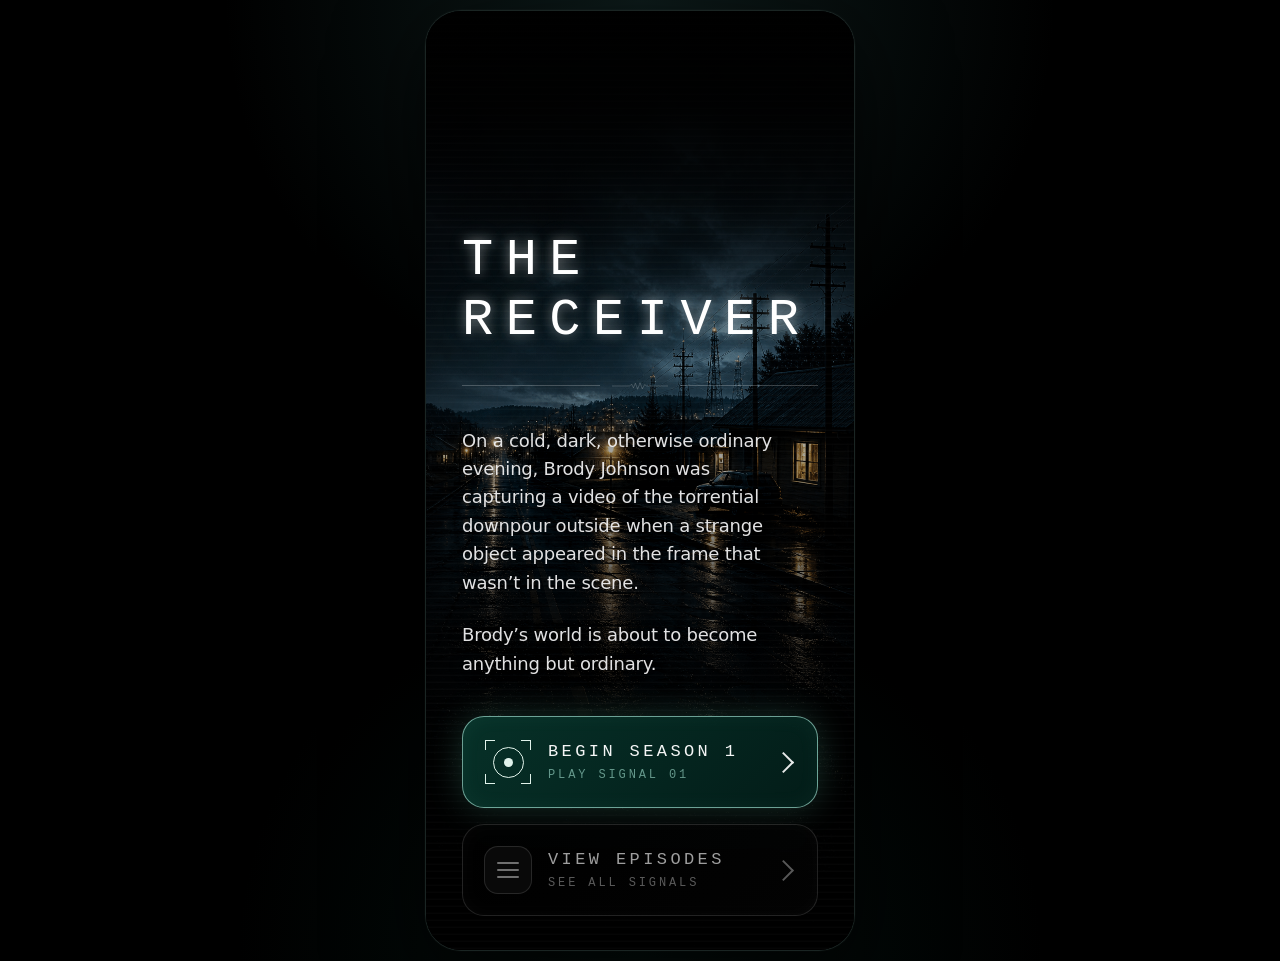
<file: index.html>
<!doctype html>
<html lang="en">
<head>
  <meta charset="utf-8" />
  <meta name="viewport" content="width=device-width, initial-scale=1, viewport-fit=cover" />
  <meta name="theme-color" content="#050808" />
  <title>The Receiver</title>
  <link rel="stylesheet" href="./styles.css" />
</head>
<body>
  <main class="page">
    <section class="phone-shell" aria-label="The Receiver home screen">
      <img
        class="background-image"
        src="./assets/the_receiver_index_background.png"
        alt=""
        aria-hidden="true"
      />

      <div class="background-atmosphere" aria-hidden="true"></div>
      <div class="background-vignette" aria-hidden="true"></div>
      <div class="scanlines" aria-hidden="true"></div>
      <div class="top-fade" aria-hidden="true"></div>

      <div class="content">
        <section class="hero" aria-labelledby="home-title">
          <h1 id="home-title">The<br />Receiver</h1>

          <div class="wave-divider" aria-hidden="true">
            <span class="divider-line"></span>
            <svg viewBox="0 0 120 24" focusable="false">
              <path d="M0 12H38L42 8L46 16L50 6L55 19L60 5L65 18L70 9L74 12H120" />
            </svg>
            <span class="divider-line"></span>
          </div>

          <p class="story-copy">
            On a cold, dark, otherwise ordinary evening, Brody Johnson was capturing a video of the torrential downpour outside when a strange object appeared in the frame that wasn’t in the scene.
          </p>

          <p class="story-copy story-copy-last">
            Brody’s world is about to become anything but ordinary.
          </p>
        </section>

        <section class="actions" aria-label="Season actions">
          <button class="primary-action" type="button" data-action="begin-season">
            <span class="action-icon receiver-icon" aria-hidden="true">
              <span class="corner top-left"></span>
              <span class="corner top-right"></span>
              <span class="corner bottom-left"></span>
              <span class="corner bottom-right"></span>
              <span class="target-ring"></span>
            </span>

            <span class="action-text">
              <span class="action-title">Begin Season 1</span>
              <span class="action-subtitle">Play Signal 01</span>
            </span>

            <span class="chevron" aria-hidden="true"></span>
          </button>

          <button class="secondary-action" type="button" data-action="view-episodes">
            <span class="action-icon list-icon" aria-hidden="true">
              <span></span>
              <span></span>
              <span></span>
            </span>

            <span class="action-text">
              <span class="action-title">View Episodes</span>
              <span class="action-subtitle">See all signals</span>
            </span>

            <span class="chevron" aria-hidden="true"></span>
          </button>
        </section>
      </div>
    </section>
  </main>

  <script src="./script.js"></script>
</body>
</html>
</file>
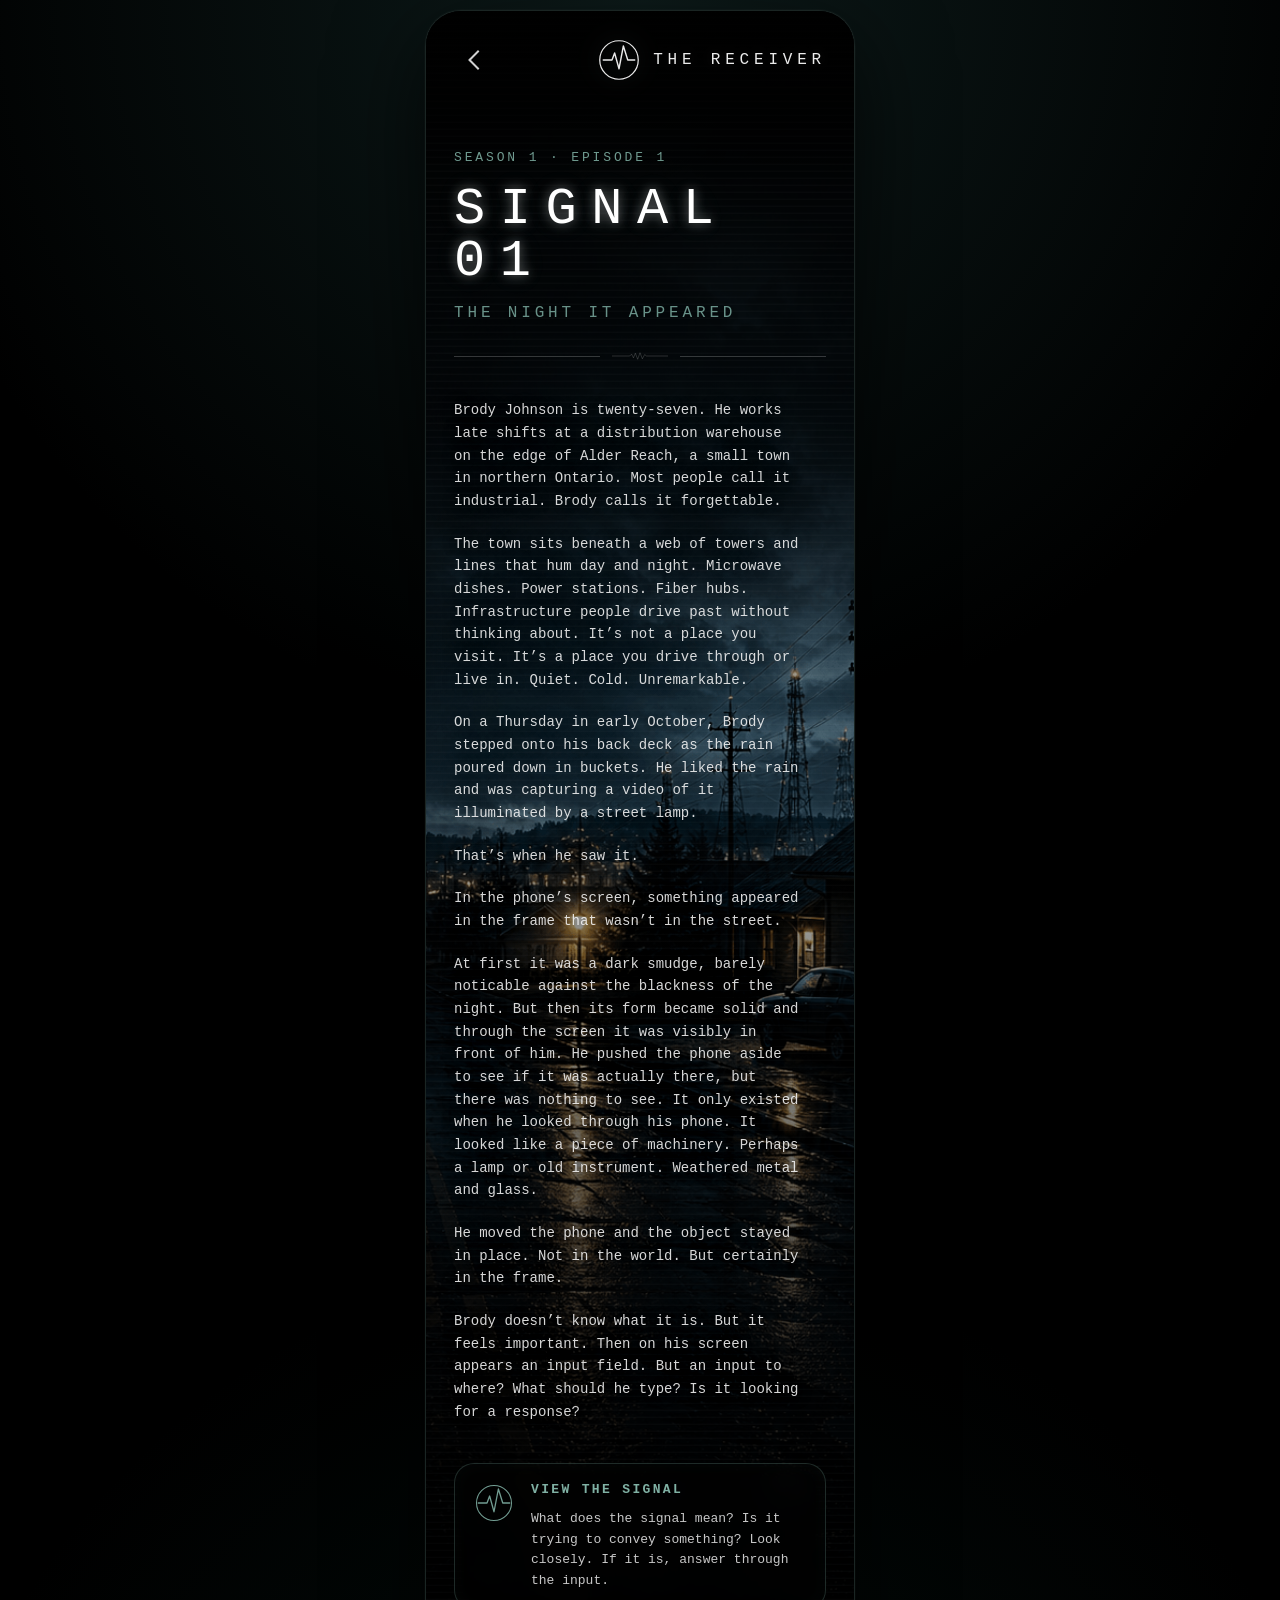
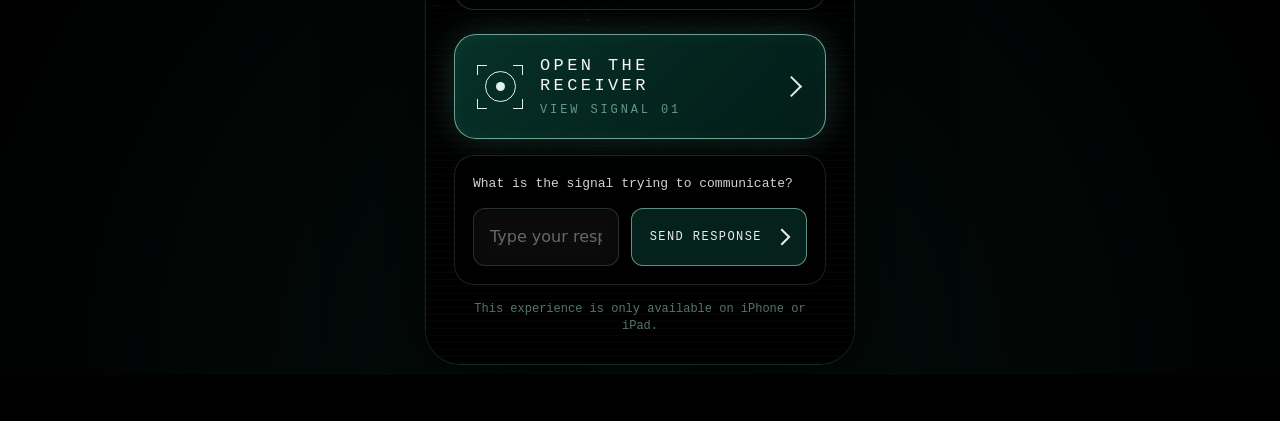
<file: episode-1.html>
<!doctype html>
<html lang="en">
<head>
  <meta charset="utf-8" />
  <meta name="viewport" content="width=device-width, initial-scale=1, viewport-fit=cover" />
  <meta name="theme-color" content="#050808" />
  <title>The Receiver — Signal 01</title>
  <link rel="stylesheet" href="./styles.css" />
</head>
<body>
  <main class="page">
    <section class="phone-shell episode-shell" aria-label="The Receiver Signal 01 screen">
      <img
        class="background-image"
        src="./assets/the_receiver_index_background.png"
        alt=""
        aria-hidden="true"
      />

      <div class="background-atmosphere" aria-hidden="true"></div>
      <div class="background-vignette episode-vignette" aria-hidden="true"></div>
      <div class="scanlines" aria-hidden="true"></div>
      <div class="top-fade episode-top-fade" aria-hidden="true"></div>

      <div class="episode-content">
        <header class="episode-header">
          <a class="back-link" href="./index.html" aria-label="Back to The Receiver">
            <span aria-hidden="true"></span>
          </a>

          <div class="episode-brand">
            <span class="episode-brand-mark" aria-hidden="true">
              <svg viewBox="0 0 48 48" role="img">
                <circle cx="24" cy="24" r="22" fill="none" stroke="currentColor" stroke-width="1.4" />
                <path d="M6 24h10l3-8 5 18 5-26 5 16h8" fill="none" stroke="currentColor" stroke-width="1.6" stroke-linecap="round" stroke-linejoin="round" />
              </svg>
            </span>
            <span>The Receiver</span>
          </div>
        </header>

        <section class="episode-title-block" aria-labelledby="episode-title">
          <p class="episode-kicker">Season 1 · Episode 1</p>
          <h1 id="episode-title">Signal 01</h1>
          <p class="episode-subtitle">The Night It Appeared</p>

          <div class="episode-wave-divider" aria-hidden="true">
            <span></span>
            <svg viewBox="0 0 120 24" focusable="false">
              <path d="M0 12H38L42 8L46 16L50 6L55 19L60 5L65 18L70 9L74 12H120" />
            </svg>
            <span></span>
          </div>
        </section>

        <section class="episode-story">
          <p>
            Brody Johnson is twenty-seven. He works late shifts at a distribution warehouse on the edge of Alder Reach, a small town in northern Ontario. Most people call it industrial. Brody calls it forgettable.
          </p>

          <p>
            The town sits beneath a web of towers and lines that hum day and night. Microwave dishes. Power stations. Fiber hubs. Infrastructure people drive past without thinking about. It’s not a place you visit. It’s a place you drive through or live in. Quiet. Cold. Unremarkable.
          </p>

          <p>
            On a Thursday in early October, Brody stepped onto his back deck as the rain poured down in buckets. He liked the rain and was capturing a video of it illuminated by a street lamp.
          </p>

          <p>
            That’s when he saw it.
          </p>

          <p>
            In the phone’s screen, something appeared in the frame that wasn’t in the street.
          </p>

          <p>
            At first it was a dark smudge, barely noticable against the blackness of the night. But then its form became solid and through the screen it was visibly in front of him. He pushed the phone aside to see if it was actually there, but there was nothing to see. It only existed when he looked through his phone. It looked like a piece of machinery. Perhaps a lamp or old instrument. Weathered metal and glass.
          </p>

          <p>
            He moved the phone and the object stayed in place. Not in the world. But certainly in the frame.
          </p>

          <p>
            Brody doesn’t know what it is. But it feels important. Then on his screen appears an input field. But an input to where? What should he type? Is it looking for a response? 
          </p>
        </section>

        <aside class="signal-card">
          <div class="signal-card-icon" aria-hidden="true">
            <svg viewBox="0 0 48 48">
              <circle cx="24" cy="24" r="20" fill="none" stroke="currentColor" stroke-width="1.2" />
              <path d="M6 24h10l3-8 5 18 5-26 5 16h8" fill="none" stroke="currentColor" stroke-width="1.5" stroke-linecap="round" stroke-linejoin="round" />
            </svg>
          </div>

          <div>
            <h2>View the Signal</h2>
            <p>
              What does the signal mean? Is it trying to convey something? Look closely. If it is, answer through the input.
            </p>
          </div>
        </aside>

        <section class="episode-actions">
          <a
            class="primary-action episode-primary-action"
            href="./assets/signal-01.usdz"
            rel="ar"
            data-action="open-receiver"
          >
            <img
              class="ar-anchor-image"
              src="data:image/svg+xml,%3Csvg xmlns='http://www.w3.org/2000/svg' width='1' height='1'%3E%3C/svg%3E"
              alt=""
              aria-hidden="true"
            />

            <span class="action-icon receiver-icon" aria-hidden="true">
              <span class="corner top-left"></span>
              <span class="corner top-right"></span>
              <span class="corner bottom-left"></span>
              <span class="corner bottom-right"></span>
              <span class="target-ring"></span>
            </span>

            <span class="action-text">
              <span class="action-title">Open the Receiver</span>
              <span class="action-subtitle">View Signal 01</span>
            </span>

            <span class="chevron" aria-hidden="true"></span>
          </a>

          <form
            class="response-panel"
            data-response-form
            data-signal-endpoint="/api/signal-01/respond"
          >
            <label for="signal-response">
              What is the signal trying to communicate?
            </label>

            <div class="response-row">
              <input
                id="signal-response"
                name="signal-response"
                type="text"
                autocomplete="off"
                placeholder="Type your response..."
                data-response-input
              />

              <button type="submit" data-response-submit>
                Send Response
                <span aria-hidden="true"></span>
              </button>
            </div>
          </form>

          <div class="reaction-panel reaction-panel-failed" data-failure-panel hidden>
            <div class="reaction-icon" aria-hidden="true">—</div>

            <div class="reaction-copy">
              <h2>The signal did not react</h2>
              <p>
                It must be expecting something else.
              </p>
            </div>
          </div>

          <div class="success-modal" data-success-panel hidden>
            <div class="success-modal-backdrop" data-success-close></div>

            <div
              class="reaction-panel reaction-panel-success success-modal-card"
              role="dialog"
              aria-modal="true"
              aria-labelledby="success-modal-title"
            >
              <button class="success-modal-close" type="button" aria-label="Close" data-success-close>
                ×
              </button>

              <div class="reaction-icon" aria-hidden="true">✓</div>

              <div class="reaction-copy">
                <h2 id="success-modal-title">Communication received</h2>
                <p>
                  The signal in the lamp glows as if it received the communication back, then disappears entirely.
                </p>
              </div>

              <a class="signal-02-link" href="./episode-2.html">
                <span>Signal 02 is now open</span>
                <span aria-hidden="true"></span>
              </a>
            </div>
          </div>

          <p class="device-note">
            This experience is only available on iPhone or iPad.
          </p>
        </section>
      </div>

      <div class="receiver-loading" data-receiver-loading hidden>
        <div class="receiver-loading-backdrop"></div>

        <div class="receiver-loading-card" role="status" aria-live="polite">
          <div class="receiver-spinner" aria-hidden="true"></div>

          <div>
            <h2>Opening the Receiver</h2>
            <p>Loading Signal 01. This may take a moment.</p>
          </div>
        </div>
      </div>
    </section>
  </main>

  <script src="./script.js"></script>
</body>
</html>
</file>
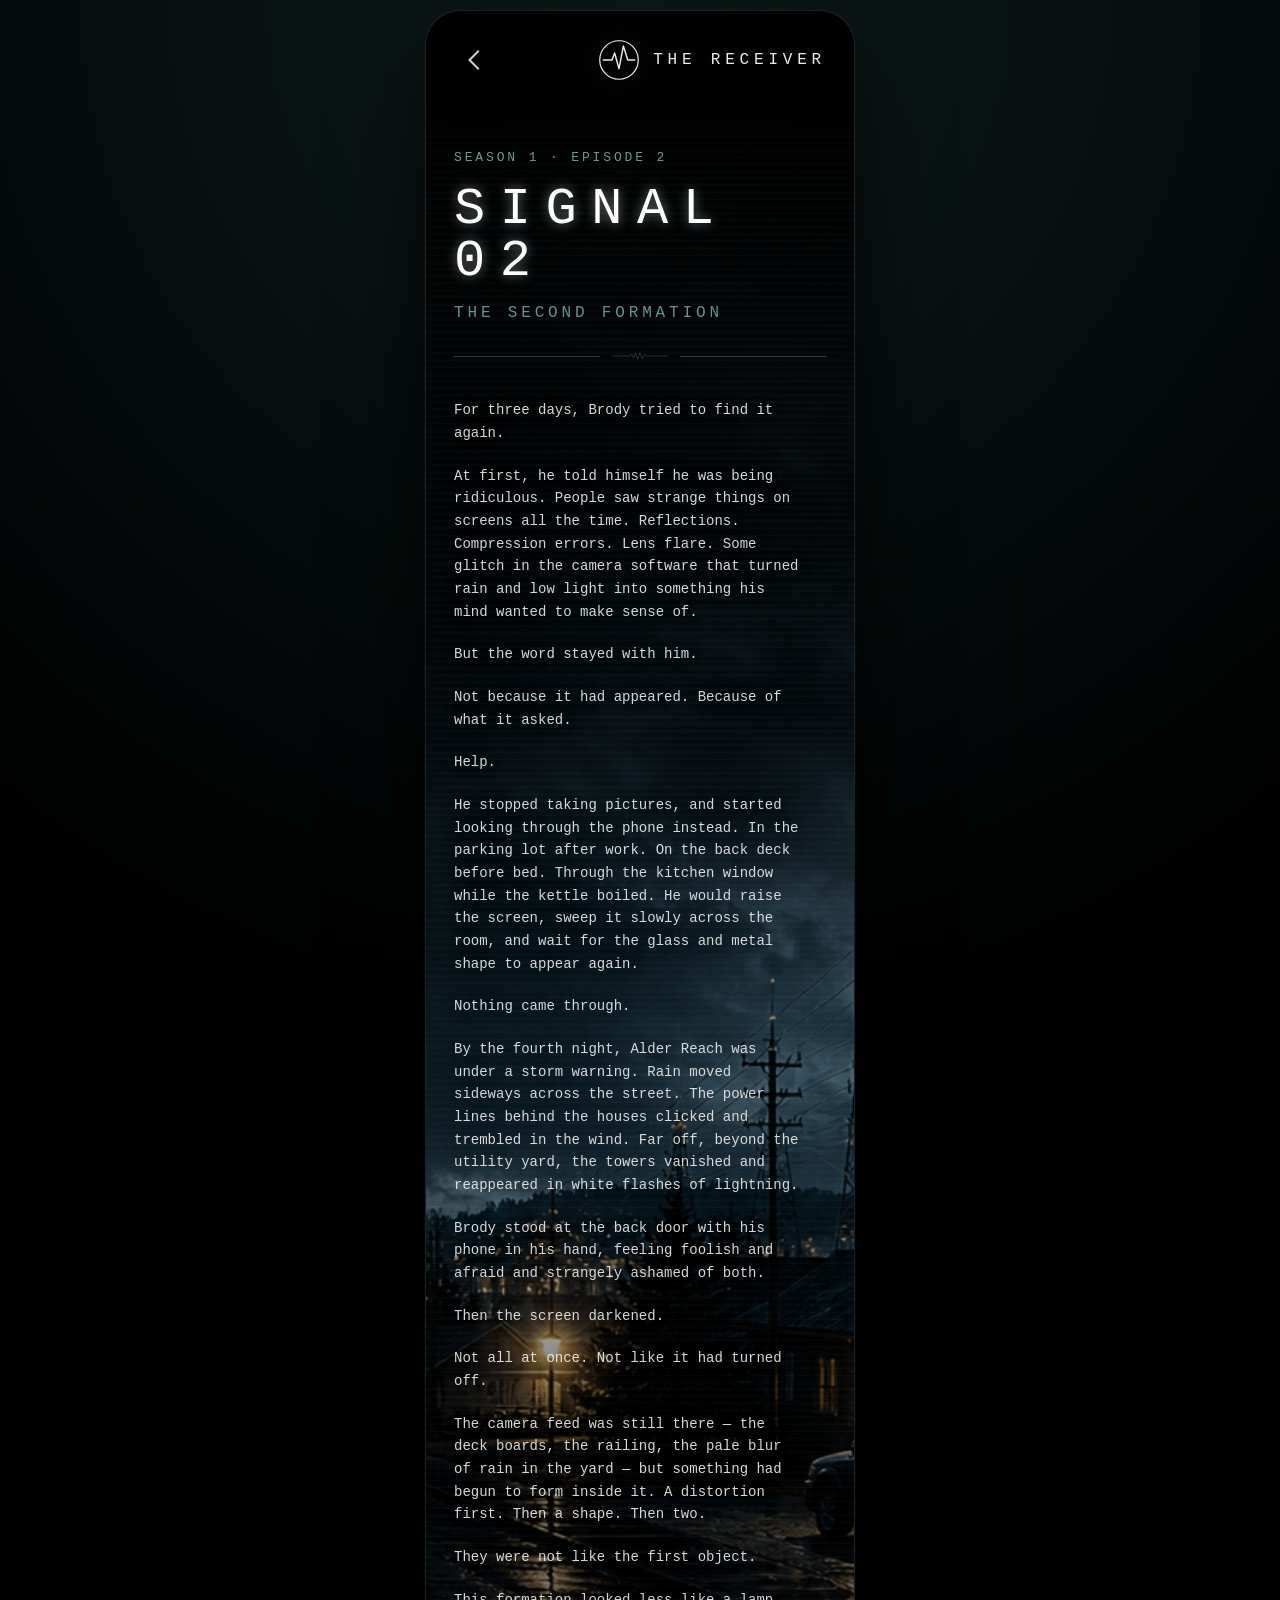
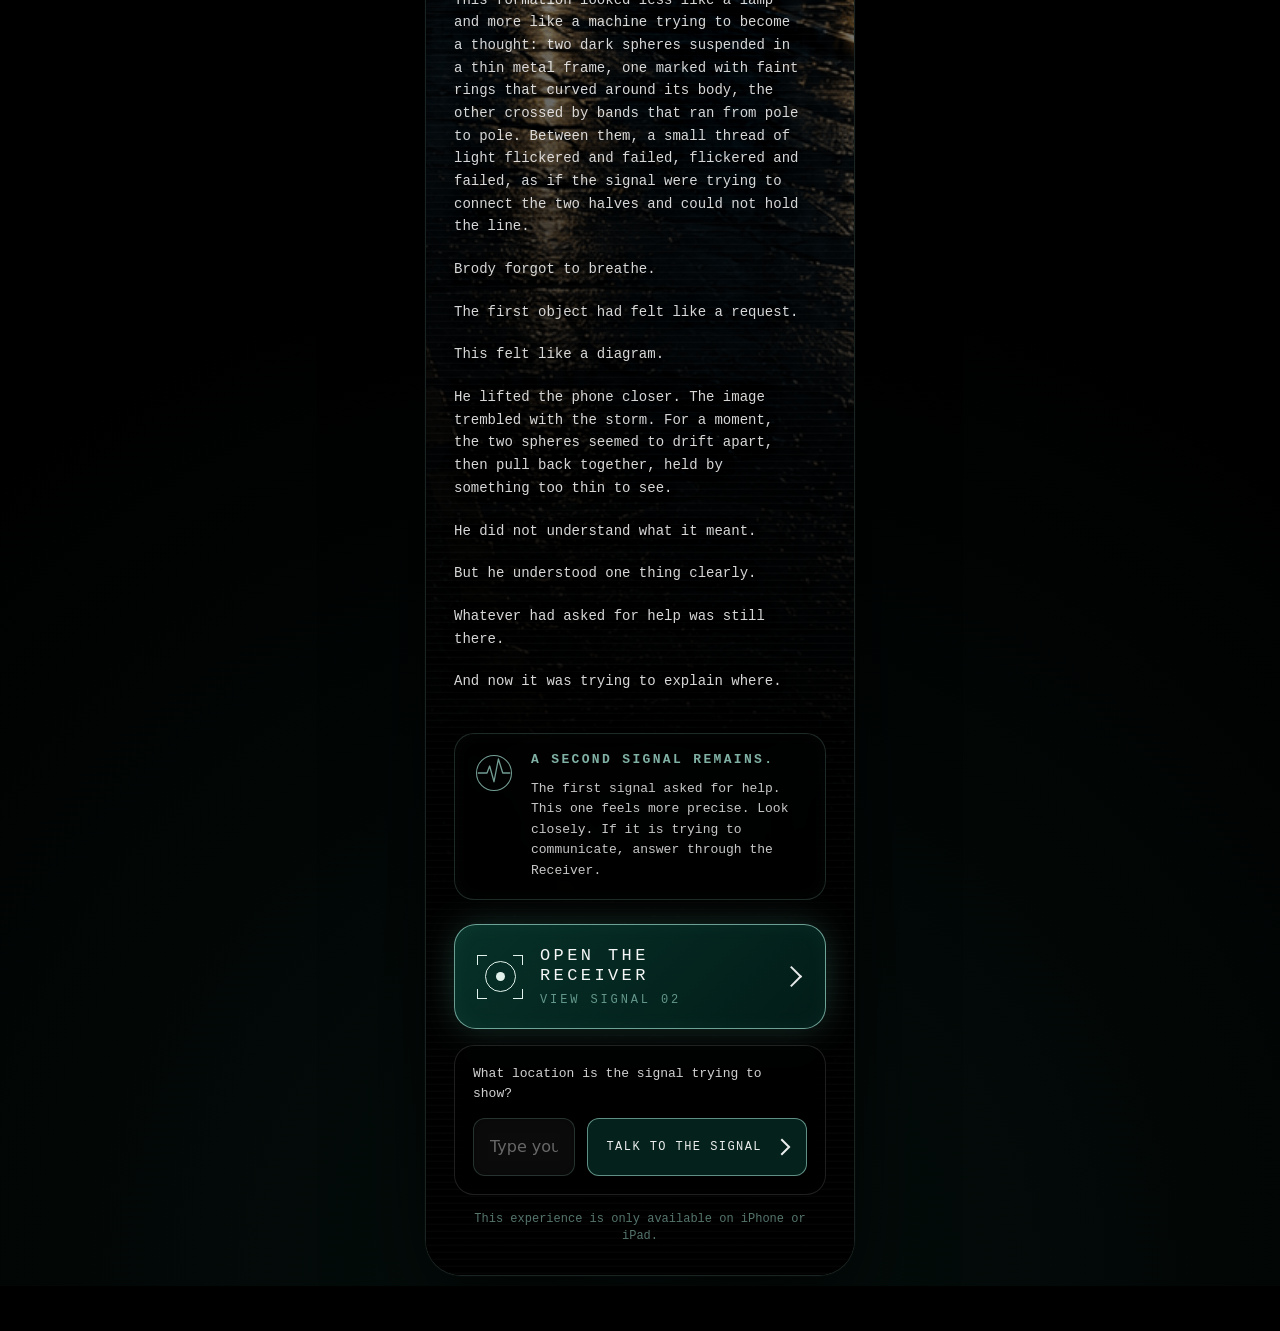
<file: episode-2.html>
<!doctype html>
<html lang="en">
<head>
  <meta charset="utf-8" />
  <meta name="viewport" content="width=device-width, initial-scale=1, viewport-fit=cover" />
  <meta name="theme-color" content="#050808" />
  <title>The Receiver — Signal 02</title>
  <link rel="stylesheet" href="./styles.css" />
</head>
<body>
  <main class="page">
    <section class="phone-shell episode-shell" aria-label="The Receiver Signal 02 screen">
      <img
        class="background-image"
        src="./assets/the_receiver_index_background.png"
        alt=""
        aria-hidden="true"
      />

      <div class="background-atmosphere" aria-hidden="true"></div>
      <div class="background-vignette episode-vignette" aria-hidden="true"></div>
      <div class="scanlines" aria-hidden="true"></div>
      <div class="top-fade episode-top-fade" aria-hidden="true"></div>

      <div class="episode-content">
        <header class="episode-header">
          <a class="back-link" href="./index.html" aria-label="Back to The Receiver">
            <span aria-hidden="true"></span>
          </a>

          <div class="episode-brand">
            <span class="episode-brand-mark" aria-hidden="true">
              <svg viewBox="0 0 48 48" role="img">
                <circle cx="24" cy="24" r="22" fill="none" stroke="currentColor" stroke-width="1.4" />
                <path d="M6 24h10l3-8 5 18 5-26 5 16h8" fill="none" stroke="currentColor" stroke-width="1.6" stroke-linecap="round" stroke-linejoin="round" />
              </svg>
            </span>
            <span>The Receiver</span>
          </div>
        </header>

        <section class="episode-title-block" aria-labelledby="episode-title">
          <p class="episode-kicker">Season 1 · Episode 2</p>
          <h1 id="episode-title">Signal 02</h1>
          <p class="episode-subtitle">The Second Formation</p>

          <div class="episode-wave-divider" aria-hidden="true">
            <span></span>
            <svg viewBox="0 0 120 24" focusable="false">
              <path d="M0 12H38L42 8L46 16L50 6L55 19L60 5L65 18L70 9L74 12H120" />
            </svg>
            <span></span>
          </div>
        </section>

        <section class="episode-story">
          <p>
            For three days, Brody tried to find it again.
          </p>

          <p>
            At first, he told himself he was being ridiculous. People saw strange things on screens all the time. Reflections. Compression errors. Lens flare. Some glitch in the camera software that turned rain and low light into something his mind wanted to make sense of.
          </p>

          <p>
            But the word stayed with him.
          </p>

          <p>
            Not because it had appeared. Because of what it asked.
          </p>

          <p>
            Help.
          </p>

          <p>
            He stopped taking pictures, and started looking through the phone instead. In the parking lot after work. On the back deck before bed. Through the kitchen window while the kettle boiled. He would raise the screen, sweep it slowly across the room, and wait for the glass and metal shape to appear again.
          </p>

          <p>
            Nothing came through.
          </p>

          <p>
            By the fourth night, Alder Reach was under a storm warning. Rain moved sideways across the street. The power lines behind the houses clicked and trembled in the wind. Far off, beyond the utility yard, the towers vanished and reappeared in white flashes of lightning.
          </p>

          <p>
            Brody stood at the back door with his phone in his hand, feeling foolish and afraid and strangely ashamed of both.
          </p>

          <p>
            Then the screen darkened.
          </p>

          <p>
            Not all at once. Not like it had turned off.
          </p>

          <p>
            The camera feed was still there — the deck boards, the railing, the pale blur of rain in the yard — but something had begun to form inside it. A distortion first. Then a shape. Then two.
          </p>

          <p>
            They were not like the first object.
          </p>

          <p>
            This formation looked less like a lamp and more like a machine trying to become a thought: two dark spheres suspended in a thin metal frame, one marked with faint rings that curved around its body, the other crossed by bands that ran from pole to pole. Between them, a small thread of light flickered and failed, flickered and failed, as if the signal were trying to connect the two halves and could not hold the line.
          </p>

          <p>
            Brody forgot to breathe.
          </p>

          <p>
            The first object had felt like a request.
          </p>

          <p>
            This felt like a diagram.
          </p>

          <p>
            He lifted the phone closer. The image trembled with the storm. For a moment, the two spheres seemed to drift apart, then pull back together, held by something too thin to see.
          </p>

          <p>
            He did not understand what it meant.
          </p>

          <p>
            But he understood one thing clearly.
          </p>

          <p>
            Whatever had asked for help was still there.
          </p>

          <p>
            And now it was trying to explain where.
          </p>
        </section>

        <aside class="signal-card">
          <div class="signal-card-icon" aria-hidden="true">
            <svg viewBox="0 0 48 48">
              <circle cx="24" cy="24" r="20" fill="none" stroke="currentColor" stroke-width="1.2" />
              <path d="M6 24h10l3-8 5 18 5-26 5 16h8" fill="none" stroke="currentColor" stroke-width="1.5" stroke-linecap="round" stroke-linejoin="round" />
            </svg>
          </div>

          <div>
            <h2>A second signal remains.</h2>
            <p>
              The first signal asked for help. This one feels more precise. Look closely. If it is trying to communicate, answer through the Receiver.
            </p>
          </div>
        </aside>

        <section class="episode-actions">
          <a
            class="primary-action episode-primary-action"
            href="./assets/signal-02.usdz"
            rel="ar"
            data-action="open-receiver"
          >
            <img
              class="ar-anchor-image"
              src="data:image/svg+xml,%3Csvg xmlns='http://www.w3.org/2000/svg' width='1' height='1'%3E%3C/svg%3E"
              alt=""
              aria-hidden="true"
            />

            <span class="action-icon receiver-icon" aria-hidden="true">
              <span class="corner top-left"></span>
              <span class="corner top-right"></span>
              <span class="corner bottom-left"></span>
              <span class="corner bottom-right"></span>
              <span class="target-ring"></span>
            </span>

            <span class="action-text">
              <span class="action-title">Open the Receiver</span>
              <span class="action-subtitle">View Signal 02</span>
            </span>

            <span class="chevron" aria-hidden="true"></span>
          </a>

          <form
            class="response-panel"
            data-response-form
            data-signal-endpoint="/api/signal-02/respond"
          >
            <label for="signal-response">
              What location is the signal trying to show?
            </label>

            <div class="response-row">
              <input
                id="signal-response"
                name="signal-response"
                type="text"
                autocomplete="off"
                placeholder="Type your response..."
                data-response-input
              />

              <button type="submit" data-response-submit>
                Talk to the Signal
                <span aria-hidden="true"></span>
              </button>
            </div>
          </form>

          <div class="reaction-panel reaction-panel-failed" data-failure-panel hidden>
            <div class="reaction-icon" aria-hidden="true">—</div>

            <div class="reaction-copy">
              <h2>The signal did not react</h2>
              <p>
                It must be expecting something else.
              </p>
            </div>
          </div>

<div class="success-modal" data-success-panel hidden>
  <div class="success-modal-backdrop" data-success-close></div>

  <div
    class="reaction-panel reaction-panel-success success-modal-card tutorial-complete-modal"
    role="dialog"
    aria-modal="true"
    aria-labelledby="success-modal-title"
  >
    <button class="success-modal-close" type="button" aria-label="Close" data-success-close>
      ×
    </button>

    <div class="reaction-icon" aria-hidden="true">✓</div>

    <div class="reaction-copy">
      <h2 id="success-modal-title">Coordinates received</h2>
      <p>
        The two spheres draw together. A thin line stabilizes between them. Then the formation vanishes.
      </p>
    </div>

    <div class="tutorial-complete">
      <h3>End of tutorial</h3>
      <p>
        You reached the end of the first playable prototype. Did this make you want to continue?
      </p>

      <div class="feedback-buttons" aria-label="Prototype feedback">
        <button type="button" data-feedback="up">👍</button>
        <button type="button" data-feedback="down">👎</button>
      </div>

      <form class="email-capture" data-email-form>
        <label for="prototype-email">Get updates when the next signal is ready.</label>

        <div class="email-row">
          <input
            id="prototype-email"
            type="email"
            name="email"
            placeholder="Email address"
            autocomplete="email"
          />

          <button type="submit">
            Notify me
          </button>
        </div>
      </form>
    </div>
  </div>
</div>

          <p class="device-note">
            This experience is only available on iPhone or iPad.
          </p>
        </section>
      </div>
    </section>
  </main>

  <script src="./script.js"></script>
</body>
</html>
</file>
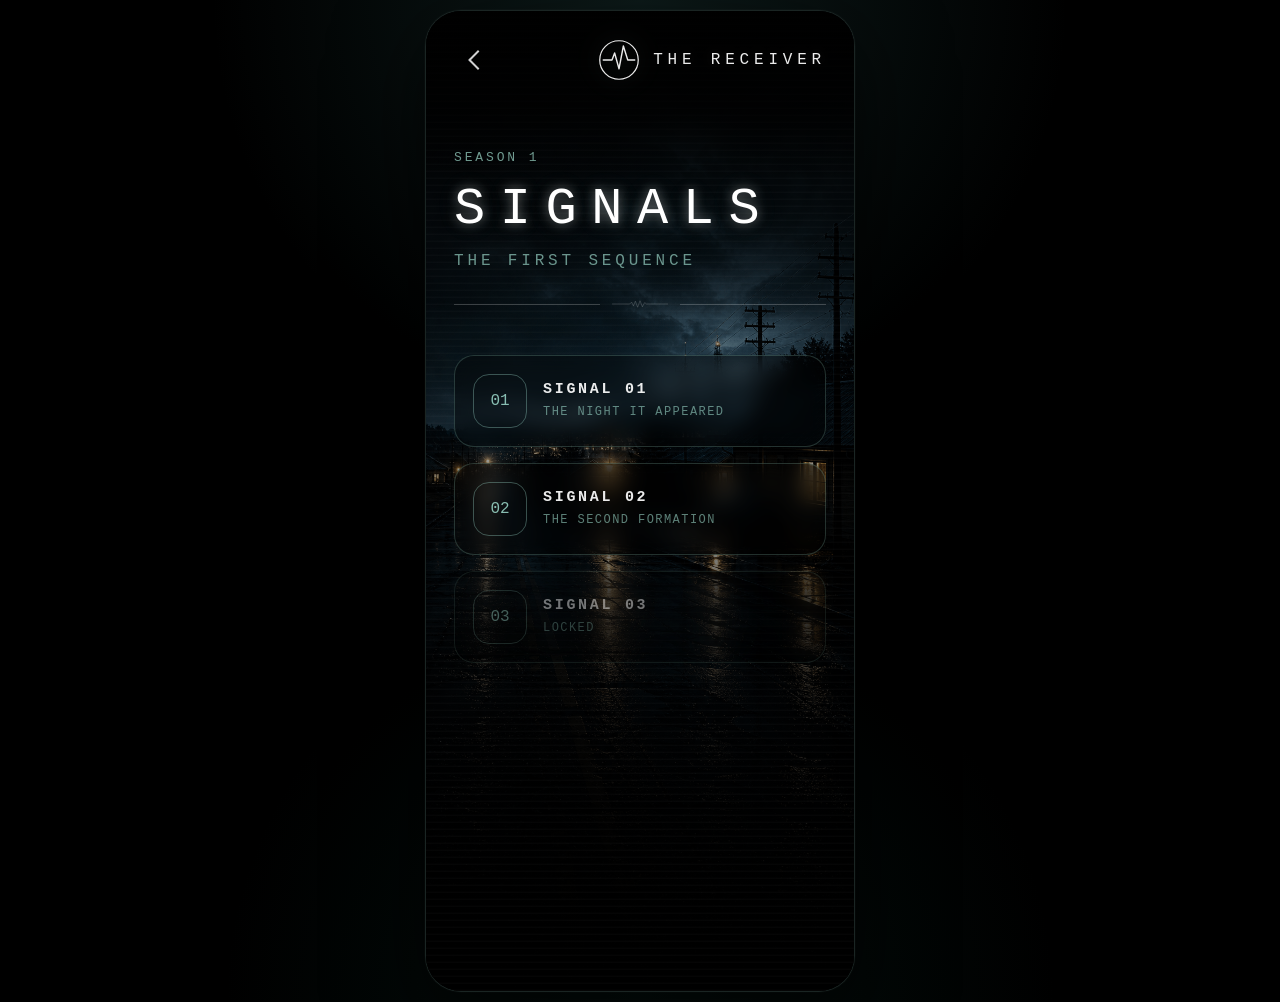
<file: episodes.html>
<!doctype html>
<html lang="en">
<head>
  <meta charset="utf-8" />
  <meta name="viewport" content="width=device-width, initial-scale=1, viewport-fit=cover" />
  <meta name="theme-color" content="#050808" />
  <title>The Receiver — Episodes</title>
  <link rel="stylesheet" href="./styles.css" />
</head>
<body>
  <main class="page">
    <section class="phone-shell episode-shell" aria-label="The Receiver episodes screen">
      <img
        class="background-image"
        src="./assets/the_receiver_index_background.png"
        alt=""
        aria-hidden="true"
      />

      <div class="background-atmosphere" aria-hidden="true"></div>
      <div class="background-vignette episode-vignette" aria-hidden="true"></div>
      <div class="scanlines" aria-hidden="true"></div>
      <div class="top-fade episode-top-fade" aria-hidden="true"></div>

      <div class="episode-content">
        <header class="episode-header">
          <a class="back-link" href="./index.html" aria-label="Back to The Receiver">
            <span aria-hidden="true"></span>
          </a>

          <div class="episode-brand">
            <span class="episode-brand-mark" aria-hidden="true">
              <svg viewBox="0 0 48 48" role="img">
                <circle cx="24" cy="24" r="22" fill="none" stroke="currentColor" stroke-width="1.4" />
                <path d="M6 24h10l3-8 5 18 5-26 5 16h8" fill="none" stroke="currentColor" stroke-width="1.6" stroke-linecap="round" stroke-linejoin="round" />
              </svg>
            </span>
            <span>The Receiver</span>
          </div>
        </header>

        <section class="episode-title-block">
          <p class="episode-kicker">Season 1</p>
          <h1>Signals</h1>
          <p class="episode-subtitle">The First Sequence</p>

          <div class="episode-wave-divider" aria-hidden="true">
            <span></span>
            <svg viewBox="0 0 120 24" focusable="false">
              <path d="M0 12H38L42 8L46 16L50 6L55 19L60 5L65 18L70 9L74 12H120" />
            </svg>
            <span></span>
          </div>
        </section>

        <section class="episodes-list">
          <a class="episode-card" href="./episode-1.html">
            <span class="episode-card-number">01</span>
            <span>
              <strong>Signal 01</strong>
              <em>The Night It Appeared</em>
            </span>
          </a>

          <a class="episode-card" href="./episode-2.html">
            <span class="episode-card-number">02</span>
            <span>
              <strong>Signal 02</strong>
              <em>The Second Formation</em>
            </span>
          </a>

          <div class="episode-card episode-card-locked">
            <span class="episode-card-number">03</span>
            <span>
              <strong>Signal 03</strong>
              <em>Locked</em>
            </span>
          </div>
        </section>
      </div>
    </section>
  </main>

  <script src="./script.js"></script>
</body>
</html>
</file>
<file: styles.css>
:root {
  --bg: #050808;
  --text: rgba(255, 255, 255, 0.94);
  --receiver-green: #a8e8d8;
  --receiver-green-muted: rgba(168, 232, 216, 0.58);
  --receiver-glow: rgba(120, 255, 220, 0.18);
  --radius-phone: 36px;
  --radius-card: 22px;
  --font-sans: Inter, ui-sans-serif, system-ui, -apple-system, BlinkMacSystemFont, "Segoe UI", sans-serif;
  --font-mono: "SF Mono", "IBM Plex Mono", "Roboto Mono", ui-monospace, Menlo, Monaco, Consolas, monospace;
}

* {
  box-sizing: border-box;
}

html,
body {
  min-height: 100%;
  margin: 0;
  background: #000;
  color: var(--text);
  font-family: var(--font-sans);
}

button,
input,
textarea {
  font: inherit;
}

button {
  cursor: pointer;
}

.page {
  min-height: 100vh;
  width: 100%;
  display: grid;
  place-items: center;
  padding: 10px;
  background:
    radial-gradient(circle at 50% 0%, rgba(40, 84, 82, 0.32), transparent 36%),
    radial-gradient(circle at 50% 100%, rgba(20, 70, 60, 0.22), transparent 35%),
    #000;
}

.phone-shell {
  position: relative;
  width: min(100%, 430px);
  min-height: 860px;
  overflow: hidden;
  border-radius: var(--radius-phone);
  border: 1px solid rgba(168, 232, 216, 0.13);
  background: var(--bg);
  box-shadow:
    0 30px 90px rgba(0, 0, 0, 0.72),
    0 0 0 1px rgba(255, 255, 255, 0.02),
    inset 0 0 0 1px rgba(255, 255, 255, 0.035);
}

.background-image {
  position: absolute;
  inset: 0;
  width: 100%;
  height: 100%;
  min-height: 860px;
  object-fit: cover;
  object-position: center center;
  opacity: 1;
  pointer-events: none;
}

.background-atmosphere {
  position: absolute;
  inset: 0;
  background:
    radial-gradient(circle at 50% 35%, rgba(8, 26, 28, 0.06), transparent 30%),
    radial-gradient(circle at 50% 86%, rgba(0, 0, 0, 0.36), transparent 36%);
  pointer-events: none;
}

.background-vignette {
  position: absolute;
  inset: 0;
  background:
    linear-gradient(
      180deg,
      rgba(0, 0, 0, 0.78) 0%,
      rgba(0, 0, 0, 0.48) 18%,
      rgba(0, 0, 0, 0.18) 38%,
      rgba(0, 0, 0, 0.58) 62%,
      rgba(0, 0, 0, 0.94) 100%
    ),
    radial-gradient(circle at 50% 50%, transparent 32%, rgba(0, 0, 0, 0.68) 100%);
  pointer-events: none;
}

.scanlines {
  position: absolute;
  inset: 0;
  opacity: 0.032;
  background-image: linear-gradient(
    to bottom,
    transparent 0,
    transparent 5px,
    rgba(255, 255, 255, 0.6) 6px
  );
  background-size: 100% 7px;
  pointer-events: none;
}

.top-fade {
  position: absolute;
  inset: 0 0 auto 0;
  height: 220px;
  background:
    linear-gradient(
      to bottom,
      rgba(0, 0, 0, 0.92) 0%,
      rgba(0, 0, 0, 0.74) 44%,
      rgba(0, 0, 0, 0.38) 72%,
      transparent 100%
    );
  pointer-events: none;
}

.content {
  position: relative;
  z-index: 2;
  min-height: 860px;
  display: flex;
  flex-direction: column;
  padding: 0 36px 34px;
}

.hero {
  margin-top: 220px;
}

.hero h1 {
  margin: 0;
  font-family: var(--font-mono);
  font-weight: 300;
  font-size: 52px;
  line-height: 1.15;
  letter-spacing: 0.24em;
  text-transform: uppercase;
  color: #fff;
  text-shadow:
    0 0 12px rgba(255, 255, 255, 0.46),
    0 0 32px rgba(168, 232, 216, 0.12);
}

.wave-divider {
  display: flex;
  align-items: center;
  gap: 12px;
  margin-top: 26px;
  color: rgba(255, 255, 255, 0.32);
}

.divider-line {
  height: 1px;
  flex: 1;
  background: rgba(255, 255, 255, 0.22);
}

.wave-divider svg {
  width: 56px;
  height: 18px;
}

.wave-divider path {
  fill: none;
  stroke: currentColor;
  stroke-width: 1.25;
  stroke-linecap: round;
  stroke-linejoin: round;
}

.story-copy {
  max-width: 335px;
  margin: 32px 0 0;
  color: rgba(244, 244, 245, 0.92);
  font-size: 18px;
  line-height: 1.58;
  letter-spacing: -0.012em;
  text-shadow: 0 1px 16px rgba(0, 0, 0, 0.35);
}

.story-copy-last {
  margin-top: 24px;
}

.actions {
  margin-top: auto;
  padding-top: 38px;
  display: grid;
  gap: 16px;
}

.primary-action,
.secondary-action {
  width: 100%;
  min-height: 91px;
  display: grid;
  grid-template-columns: 48px 1fr 20px;
  align-items: center;
  gap: 16px;
  text-align: left;
  border-radius: var(--radius-card);
  backdrop-filter: blur(12px);
  transition:
    transform 160ms ease,
    border-color 160ms ease,
    background 160ms ease,
    box-shadow 160ms ease;
}

.primary-action {
  padding: 21px;
  border: 1px solid rgba(168, 232, 216, 0.64);
  color: #fff;
  background:
    linear-gradient(135deg, rgba(8, 61, 50, 0.80), rgba(3, 34, 29, 0.82));
  box-shadow:
    0 0 34px var(--receiver-glow),
    inset 0 0 22px rgba(167, 243, 208, 0.045);
}

.secondary-action {
  padding: 21px;
  border: 1px solid rgba(255, 255, 255, 0.13);
  color: rgba(255, 255, 255, 0.58);
  background:
    linear-gradient(135deg, rgba(0, 0, 0, 0.48), rgba(10, 10, 10, 0.28));
  box-shadow: inset 0 0 20px rgba(255, 255, 255, 0.025);
}

.primary-action:hover,
.secondary-action:hover {
  transform: translateY(-1px);
}

.primary-action:hover {
  border-color: rgba(206, 255, 243, 0.82);
  box-shadow:
    0 0 42px rgba(120, 255, 220, 0.23),
    inset 0 0 18px rgba(167, 243, 208, 0.08);
}

.secondary-action:hover {
  border-color: rgba(255, 255, 255, 0.20);
  background: rgba(255, 255, 255, 0.04);
}

.action-icon {
  width: 48px;
  height: 48px;
  flex: 0 0 auto;
}

.receiver-icon {
  position: relative;
  display: grid;
  place-items: center;
  color: rgba(236, 253, 245, 0.95);
}

.target-ring {
  width: 31px;
  height: 31px;
  border: 1.4px solid currentColor;
  border-radius: 50%;
  position: relative;
}

.target-ring::after {
  content: "";
  position: absolute;
  inset: 10px;
  border-radius: 50%;
  background: currentColor;
}

.corner {
  position: absolute;
  width: 10px;
  height: 10px;
  color: currentColor;
}

.top-left {
  left: 1px;
  top: 2px;
  border-left: 1.5px solid currentColor;
  border-top: 1.5px solid currentColor;
}

.top-right {
  right: 1px;
  top: 2px;
  border-right: 1.5px solid currentColor;
  border-top: 1.5px solid currentColor;
}

.bottom-left {
  left: 1px;
  bottom: 2px;
  border-left: 1.5px solid currentColor;
  border-bottom: 1.5px solid currentColor;
}

.bottom-right {
  right: 1px;
  bottom: 2px;
  border-right: 1.5px solid currentColor;
  border-bottom: 1.5px solid currentColor;
}

.list-icon {
  display: grid;
  place-content: center;
  gap: 5px;
  width: 48px;
  height: 48px;
  border: 1px solid rgba(255, 255, 255, 0.12);
  border-radius: 14px;
  background: rgba(255, 255, 255, 0.035);
}

.list-icon span {
  width: 22px;
  height: 2px;
  background: currentColor;
  border-radius: 999px;
  opacity: 0.72;
}

.action-text {
  min-width: 0;
  display: grid;
  gap: 7px;
}

.action-title {
  display: block;
  font-family: var(--font-mono);
  font-size: 17px;
  line-height: 1.18;
  text-transform: uppercase;
  letter-spacing: 0.20em;
  color: rgba(255, 255, 255, 0.96);
}

.secondary-action .action-title {
  color: rgba(255, 255, 255, 0.62);
}

.action-subtitle {
  display: block;
  font-family: var(--font-mono);
  font-size: 12px;
  line-height: 1.1;
  text-transform: uppercase;
  letter-spacing: 0.24em;
  color: var(--receiver-green-muted);
}

.secondary-action .action-subtitle {
  color: rgba(255, 255, 255, 0.35);
}

.chevron {
  width: 15px;
  height: 15px;
  border-top: 2px solid currentColor;
  border-right: 2px solid currentColor;
  transform: rotate(45deg);
  opacity: 0.9;
}

.secondary-action .chevron {
  opacity: 0.58;
}

/* Episode pages */

.episode-shell {
  min-height: 980px;
}

.episode-vignette {
  background:
    linear-gradient(
      180deg,
      rgba(0, 0, 0, 0.76) 0%,
      rgba(0, 0, 0, 0.48) 18%,
      rgba(0, 0, 0, 0.28) 36%,
      rgba(0, 0, 0, 0.72) 74%,
      rgba(0, 0, 0, 0.98) 100%
    ),
    radial-gradient(circle at 50% 50%, transparent 30%, rgba(0, 0, 0, 0.72) 100%);
}

.episode-top-fade {
  height: 170px;
  background:
    linear-gradient(
      to bottom,
      rgba(0, 0, 0, 0.92) 0%,
      rgba(0, 0, 0, 0.68) 58%,
      transparent 100%
    );
}

.episode-content {
  position: relative;
  z-index: 2;
  min-height: 980px;
  display: flex;
  flex-direction: column;
  padding: 28px 28px 30px;
}

.episode-header {
  display: flex;
  align-items: center;
  justify-content: space-between;
}

.back-link {
  position: relative;
  width: 42px;
  height: 42px;
  display: grid;
  place-items: center;
  border-radius: 50%;
  color: rgba(255, 255, 255, 0.82);
  text-decoration: none;
}

.back-link span {
  width: 14px;
  height: 14px;
  border-left: 2px solid currentColor;
  border-bottom: 2px solid currentColor;
  transform: rotate(45deg);
  margin-left: 6px;
}

.episode-brand {
  display: inline-flex;
  align-items: center;
  gap: 13px;
  font-family: var(--font-mono);
  font-size: 16px;
  text-transform: uppercase;
  letter-spacing: 0.30em;
  color: rgba(255, 255, 255, 0.92);
  text-shadow: 0 0 14px rgba(255, 255, 255, 0.12);
}

.episode-brand-mark {
  display: grid;
  place-items: center;
  width: 42px;
  height: 42px;
  color: rgba(255, 255, 255, 0.92);
  border-radius: 50%;
  background: rgba(0, 0, 0, 0.28);
  filter: drop-shadow(0 0 14px rgba(205, 255, 244, 0.10));
}

.episode-brand-mark svg {
  width: 42px;
  height: 42px;
}

.episode-title-block {
  margin-top: 70px;
}

.episode-kicker {
  margin: 0;
  font-family: var(--font-mono);
  font-size: 13px;
  line-height: 1;
  text-transform: uppercase;
  letter-spacing: 0.22em;
  color: rgba(168, 232, 216, 0.66);
}

.episode-title-block h1 {
  margin: 20px 0 0;
  font-family: var(--font-mono);
  font-weight: 300;
  font-size: 52px;
  line-height: 1;
  text-transform: uppercase;
  letter-spacing: 0.28em;
  color: #fff;
  text-shadow:
    0 0 12px rgba(255, 255, 255, 0.42),
    0 0 28px rgba(168, 232, 216, 0.12);
}

.episode-subtitle {
  margin: 16px 0 0;
  font-family: var(--font-mono);
  font-size: 16px;
  line-height: 1.2;
  text-transform: uppercase;
  letter-spacing: 0.24em;
  color: rgba(168, 232, 216, 0.62);
}

.episode-wave-divider {
  display: flex;
  align-items: center;
  gap: 12px;
  margin-top: 24px;
  color: rgba(255, 255, 255, 0.28);
}

.episode-wave-divider span {
  height: 1px;
  flex: 1;
  background: rgba(255, 255, 255, 0.20);
}

.episode-wave-divider svg {
  width: 56px;
  height: 18px;
}

.episode-wave-divider path {
  fill: none;
  stroke: currentColor;
  stroke-width: 1.25;
  stroke-linecap: round;
  stroke-linejoin: round;
}

.episode-story {
  margin-top: 34px;
  max-width: 345px;
  font-family: var(--font-mono);
  font-size: 14px;
  line-height: 1.62;
  color: rgba(245, 245, 245, 0.88);
  text-shadow: 0 1px 16px rgba(0, 0, 0, 0.42);
}

.episode-story p {
  margin: 0 0 20px;
}

.signal-card {
  margin-top: 20px;
  display: grid;
  grid-template-columns: 42px 1fr;
  gap: 16px;
  padding: 18px;
  border-radius: 20px;
  border: 1px solid rgba(168, 232, 216, 0.18);
  background: rgba(0, 0, 0, 0.36);
  box-shadow:
    inset 0 0 18px rgba(167, 243, 208, 0.025),
    0 18px 40px rgba(0, 0, 0, 0.24);
  backdrop-filter: blur(10px);
}

.signal-card-icon {
  color: rgba(168, 232, 216, 0.68);
}

.signal-card-icon svg {
  width: 42px;
  height: 42px;
}

.signal-card h2 {
  margin: 0;
  font-family: var(--font-mono);
  font-size: 13px;
  line-height: 1.3;
  text-transform: uppercase;
  letter-spacing: 0.18em;
  color: rgba(168, 232, 216, 0.76);
}

.signal-card p {
  margin: 10px 0 0;
  font-family: var(--font-mono);
  font-size: 13px;
  line-height: 1.58;
  color: rgba(255, 255, 255, 0.78);
}

.episode-actions {
  margin-top: 24px;
  display: grid;
  gap: 16px;
}

.episode-primary-action {
  text-decoration: none;
}

.ar-anchor-image {
  position: absolute;
  width: 1px;
  height: 1px;
  opacity: 0;
  pointer-events: none;
}

.response-panel {
  display: grid;
  gap: 14px;
  padding: 18px;
  border-radius: 20px;
  border: 1px solid rgba(255, 255, 255, 0.12);
  background: rgba(0, 0, 0, 0.38);
  backdrop-filter: blur(10px);
}

.response-panel label {
  font-family: var(--font-mono);
  font-size: 13px;
  line-height: 1.55;
  color: rgba(255, 255, 255, 0.82);
}

.response-row {
  display: grid;
  grid-template-columns: 1fr auto;
  gap: 12px;
}

.response-row input {
  min-width: 0;
  width: 100%;
  height: 58px;
  padding: 0 16px;
  border-radius: 12px;
  border: 1px solid rgba(168, 232, 216, 0.18);
  outline: none;
  color: rgba(255, 255, 255, 0.92);
  background: rgba(255, 255, 255, 0.045);
  box-shadow: inset 0 0 14px rgba(0, 0, 0, 0.24);
}

.response-row input::placeholder {
  color: rgba(255, 255, 255, 0.38);
}

.response-row input:focus {
  border-color: rgba(168, 232, 216, 0.62);
  box-shadow:
    0 0 22px rgba(120, 255, 220, 0.10),
    inset 0 0 14px rgba(0, 0, 0, 0.24);
}

.response-row button {
  height: 58px;
  min-width: 150px;
  display: inline-flex;
  align-items: center;
  justify-content: center;
  gap: 14px;
  padding: 0 18px;
  border-radius: 12px;
  border: 1px solid rgba(168, 232, 216, 0.56);
  font-family: var(--font-mono);
  font-size: 12px;
  line-height: 1;
  text-transform: uppercase;
  letter-spacing: 0.12em;
  color: rgba(255, 255, 255, 0.92);
  background: rgba(8, 61, 50, 0.54);
}

.response-row button span {
  width: 12px;
  height: 12px;
  border-top: 2px solid currentColor;
  border-right: 2px solid currentColor;
  transform: rotate(45deg);
}

.response-row button:disabled,
.response-row input:disabled {
  opacity: 0.62;
  cursor: not-allowed;
}

.reaction-panel {
  display: grid;
  grid-template-columns: 42px 1fr;
  gap: 16px;
  align-items: center;
  padding: 18px;
  border-radius: 20px;
  backdrop-filter: blur(10px);
}

.reaction-panel[hidden] {
  display: none;
}

.reaction-panel-success {
  grid-template-columns: 42px 1fr auto;
  border: 1px solid rgba(168, 232, 216, 0.45);
  background: rgba(6, 78, 59, 0.28);
  box-shadow:
    0 0 28px rgba(120, 255, 220, 0.12),
    inset 0 0 18px rgba(167, 243, 208, 0.035);
}

.reaction-panel-failed {
  border: 1px solid rgba(255, 168, 120, 0.28);
  background: rgba(72, 26, 14, 0.30);
  box-shadow:
    0 0 24px rgba(255, 120, 80, 0.08),
    inset 0 0 18px rgba(255, 180, 120, 0.025);
}

.reaction-icon {
  display: grid;
  place-items: center;
  width: 42px;
  height: 42px;
  border-radius: 50%;
  font-size: 24px;
}

.reaction-panel-success .reaction-icon {
  border: 1px solid rgba(168, 232, 216, 0.62);
  color: rgba(213, 255, 243, 0.96);
}

.reaction-panel-failed .reaction-icon {
  border: 1px solid rgba(255, 168, 120, 0.42);
  color: rgba(255, 202, 168, 0.94);
}

.reaction-copy h2 {
  margin: 0;
  font-family: var(--font-mono);
  font-size: 13px;
  line-height: 1.25;
  text-transform: uppercase;
  letter-spacing: 0.16em;
}

.reaction-panel-success .reaction-copy h2 {
  color: rgba(168, 232, 216, 0.80);
}

.reaction-panel-failed .reaction-copy h2 {
  color: rgba(255, 202, 168, 0.88);
}

.reaction-copy p {
  margin: 8px 0 0;
  font-family: var(--font-mono);
  font-size: 12px;
  line-height: 1.45;
  color: rgba(255, 255, 255, 0.84);
}

.signal-02-link {
  display: grid;
  grid-template-columns: 1fr auto;
  align-items: center;
  gap: 12px;
  padding-left: 16px;
  border-left: 1px solid rgba(168, 232, 216, 0.20);
  font-family: var(--font-mono);
  font-size: 13px;
  line-height: 1.35;
  text-transform: uppercase;
  letter-spacing: 0.13em;
  color: rgba(168, 232, 216, 0.86);
  text-decoration: none;
}

.signal-02-link span:last-child {
  width: 12px;
  height: 12px;
  border-top: 2px solid currentColor;
  border-right: 2px solid currentColor;
  transform: rotate(45deg);
}

.device-note {
  margin: 0;
  text-align: center;
  font-family: var(--font-mono);
  font-size: 12px;
  line-height: 1.4;
  color: rgba(168, 232, 216, 0.50);
}

/* Success modal */

.success-modal[hidden] {
  display: none;
}

.success-modal {
  position: fixed;
  inset: 0;
  z-index: 20;
  display: grid;
  place-items: center;
  padding: 24px;
}

.success-modal-backdrop {
  position: absolute;
  inset: 0;
  background:
    radial-gradient(circle at center, rgba(120, 255, 220, 0.10), transparent 34%),
    rgba(0, 0, 0, 0.68);
  backdrop-filter: blur(5px);
}

.success-modal-card {
  position: relative;
  width: min(100%, 360px);
  z-index: 1;
  animation: receiver-modal-in 180ms ease-out;
}

.success-modal-close {
  position: absolute;
  top: 12px;
  right: 12px;
  width: 32px;
  height: 32px;
  display: grid;
  place-items: center;
  border: 1px solid rgba(168, 232, 216, 0.22);
  border-radius: 50%;
  color: rgba(255, 255, 255, 0.86);
  background: rgba(0, 0, 0, 0.34);
  font-size: 22px;
  line-height: 1;
  cursor: pointer;
}

.success-modal-close:hover {
  border-color: rgba(168, 232, 216, 0.48);
  background: rgba(8, 61, 50, 0.42);
}

@keyframes receiver-modal-in {
  from {
    opacity: 0;
    transform: translateY(10px) scale(0.97);
  }

  to {
    opacity: 1;
    transform: translateY(0) scale(1);
  }
}

/* Episodes list */

.episodes-list {
  margin-top: 42px;
  display: grid;
  gap: 16px;
}

.episode-card {
  display: grid;
  grid-template-columns: 54px 1fr;
  gap: 16px;
  align-items: center;
  padding: 18px;
  border-radius: 20px;
  border: 1px solid rgba(168, 232, 216, 0.20);
  background: rgba(0, 0, 0, 0.36);
  color: inherit;
  text-decoration: none;
  backdrop-filter: blur(10px);
}

.episode-card-number {
  display: grid;
  place-items: center;
  width: 54px;
  height: 54px;
  border-radius: 16px;
  border: 1px solid rgba(168, 232, 216, 0.32);
  font-family: var(--font-mono);
  font-size: 16px;
  color: rgba(168, 232, 216, 0.80);
}

.episode-card strong {
  display: block;
  font-family: var(--font-mono);
  font-size: 15px;
  line-height: 1.2;
  text-transform: uppercase;
  letter-spacing: 0.18em;
  color: rgba(255, 255, 255, 0.92);
}

.episode-card em {
  display: block;
  margin-top: 6px;
  font-family: var(--font-mono);
  font-size: 12px;
  line-height: 1.3;
  font-style: normal;
  text-transform: uppercase;
  letter-spacing: 0.12em;
  color: rgba(168, 232, 216, 0.54);
}

.episode-card-locked {
  opacity: 0.48;
}

/* Mobile */

@media (max-width: 420px) {
  .page {
    padding: 0;
    display: block;
  }

  .phone-shell {
    width: 100%;
    min-height: 100vh;
    border-radius: 0;
    border: 0;
  }

  .background-image {
    min-height: 100vh;
  }

  .content {
    min-height: 100vh;
    padding-left: 28px;
    padding-right: 28px;
    padding-bottom: max(28px, env(safe-area-inset-bottom));
  }

  .hero {
    margin-top: 205px;
  }

  .hero h1 {
    font-size: 47px;
    letter-spacing: 0.22em;
  }

  .story-copy {
    font-size: 18px;
  }

  .primary-action,
  .secondary-action {
    grid-template-columns: 48px 1fr 18px;
    gap: 14px;
    padding-left: 20px;
    padding-right: 20px;
  }

  .action-title {
    font-size: 16px;
    letter-spacing: 0.18em;
  }

  .action-subtitle {
    font-size: 11px;
    letter-spacing: 0.22em;
  }

  .episode-shell {
    width: 100%;
    min-height: 100vh;
    border-radius: 0;
    border: 0;
  }

  .episode-content {
    min-height: 100vh;
    padding: 24px 22px max(28px, env(safe-area-inset-bottom));
  }

  .episode-title-block {
    margin-top: 58px;
  }

  .episode-title-block h1 {
    font-size: 48px;
    letter-spacing: 0.23em;
  }

  .episode-subtitle {
    font-size: 14px;
    letter-spacing: 0.20em;
  }

  .episode-story {
    font-size: 13px;
  }

  .response-row {
    grid-template-columns: 1fr;
  }

  .response-row button {
    width: 100%;
  }

  .reaction-panel-success {
    grid-template-columns: 42px 1fr;
  }

  .success-modal {
    padding: 22px;
  }

  .success-modal-card {
    width: 100%;
  }

  .signal-02-link {
    grid-column: 1 / -1;
    padding-left: 0;
    padding-top: 14px;
    border-left: 0;
    border-top: 1px solid rgba(168, 232, 216, 0.20);
  }
}

@media (max-width: 360px) {
  .content {
    padding-left: 22px;
    padding-right: 22px;
  }

  .hero {
    margin-top: 185px;
  }

  .hero h1 {
    font-size: 42px;
    letter-spacing: 0.19em;
  }

  .story-copy {
    font-size: 17px;
  }

  .action-title {
    font-size: 15px;
    letter-spacing: 0.14em;
  }

  .episode-brand {
    font-size: 14px;
    letter-spacing: 0.22em;
  }

  .episode-title-block h1 {
    font-size: 42px;
    letter-spacing: 0.20em;
  }

  .episode-story {
    font-size: 12.5px;
  }
}

@media (prefers-reduced-motion: reduce) {
  *,
  *::before,
  *::after {
    transition: none !important;
    animation: none !important;
  }
}
/* Tutorial complete modal additions */

.tutorial-complete-modal {
  grid-template-columns: 42px 1fr;
  max-height: calc(100vh - 48px);
  overflow-y: auto;
}

.tutorial-complete {
  grid-column: 1 / -1;
  margin-top: 4px;
  padding-top: 18px;
  border-top: 1px solid rgba(168, 232, 216, 0.20);
}

.tutorial-complete h3 {
  margin: 0;
  font-family: var(--font-mono);
  font-size: 13px;
  line-height: 1.25;
  text-transform: uppercase;
  letter-spacing: 0.16em;
  color: rgba(168, 232, 216, 0.86);
}

.tutorial-complete p {
  margin: 9px 0 0;
  font-family: var(--font-mono);
  font-size: 12px;
  line-height: 1.5;
  color: rgba(255, 255, 255, 0.80);
}

.feedback-buttons {
  display: flex;
  gap: 12px;
  margin-top: 16px;
}

.feedback-buttons button {
  width: 54px;
  height: 46px;
  display: grid;
  place-items: center;
  border-radius: 14px;
  border: 1px solid rgba(168, 232, 216, 0.22);
  background: rgba(255, 255, 255, 0.045);
  font-size: 22px;
}

.feedback-buttons button:hover,
.feedback-buttons button.is-selected {
  border-color: rgba(168, 232, 216, 0.64);
  background: rgba(8, 61, 50, 0.42);
}

.email-capture {
  margin-top: 18px;
  display: grid;
  gap: 10px;
}

.email-capture label {
  font-family: var(--font-mono);
  font-size: 12px;
  line-height: 1.45;
  color: rgba(255, 255, 255, 0.76);
}

.email-row {
  display: grid;
  grid-template-columns: 1fr auto;
  gap: 10px;
}

.email-row input {
  min-width: 0;
  height: 48px;
  padding: 0 13px;
  border-radius: 12px;
  border: 1px solid rgba(168, 232, 216, 0.18);
  outline: none;
  color: rgba(255, 255, 255, 0.92);
  background: rgba(255, 255, 255, 0.045);
}

.email-row input::placeholder {
  color: rgba(255, 255, 255, 0.38);
}

.email-row input:focus {
  border-color: rgba(168, 232, 216, 0.62);
}

.email-row button {
  height: 48px;
  padding: 0 14px;
  border-radius: 12px;
  border: 1px solid rgba(168, 232, 216, 0.56);
  font-family: var(--font-mono);
  font-size: 11px;
  line-height: 1;
  text-transform: uppercase;
  letter-spacing: 0.10em;
  color: rgba(255, 255, 255, 0.92);
  background: rgba(8, 61, 50, 0.54);
}

@media (max-width: 420px) {
  .email-row {
    grid-template-columns: 1fr;
  }

  .email-row button {
    width: 100%;
  }
}
/* Receiver loading overlay */

.receiver-loading[hidden] {
  display: none;
}

.receiver-loading {
  position: fixed;
  inset: 0;
  z-index: 30;
  display: grid;
  place-items: center;
  padding: 24px;
}

.receiver-loading-backdrop {
  position: absolute;
  inset: 0;
  background:
    radial-gradient(circle at center, rgba(120, 255, 220, 0.10), transparent 34%),
    rgba(0, 0, 0, 0.72);
  backdrop-filter: blur(5px);
}

.receiver-loading-card {
  position: relative;
  z-index: 1;
  width: min(100%, 340px);
  display: grid;
  grid-template-columns: 42px 1fr;
  gap: 16px;
  align-items: center;
  padding: 20px;
  border-radius: 20px;
  border: 1px solid rgba(168, 232, 216, 0.38);
  background: rgba(6, 38, 34, 0.82);
  box-shadow:
    0 0 34px rgba(120, 255, 220, 0.16),
    inset 0 0 22px rgba(167, 243, 208, 0.045);
  animation: receiver-modal-in 180ms ease-out;
}

.receiver-spinner {
  width: 38px;
  height: 38px;
  border-radius: 50%;
  border: 2px solid rgba(168, 232, 216, 0.20);
  border-top-color: rgba(213, 255, 243, 0.95);
  animation: receiver-spin 850ms linear infinite;
}

.receiver-loading-card h2 {
  margin: 0;
  font-family: var(--font-mono);
  font-size: 13px;
  line-height: 1.25;
  text-transform: uppercase;
  letter-spacing: 0.16em;
  color: rgba(168, 232, 216, 0.88);
}

.receiver-loading-card p {
  margin: 8px 0 0;
  font-family: var(--font-mono);
  font-size: 12px;
  line-height: 1.45;
  color: rgba(255, 255, 255, 0.82);
}

@keyframes receiver-spin {
  to {
    transform: rotate(360deg);
  }
}

@media (max-width: 420px) {
  .receiver-loading {
    padding: 22px;
  }

  .receiver-loading-card {
    width: 100%;
  }
}
</file>
